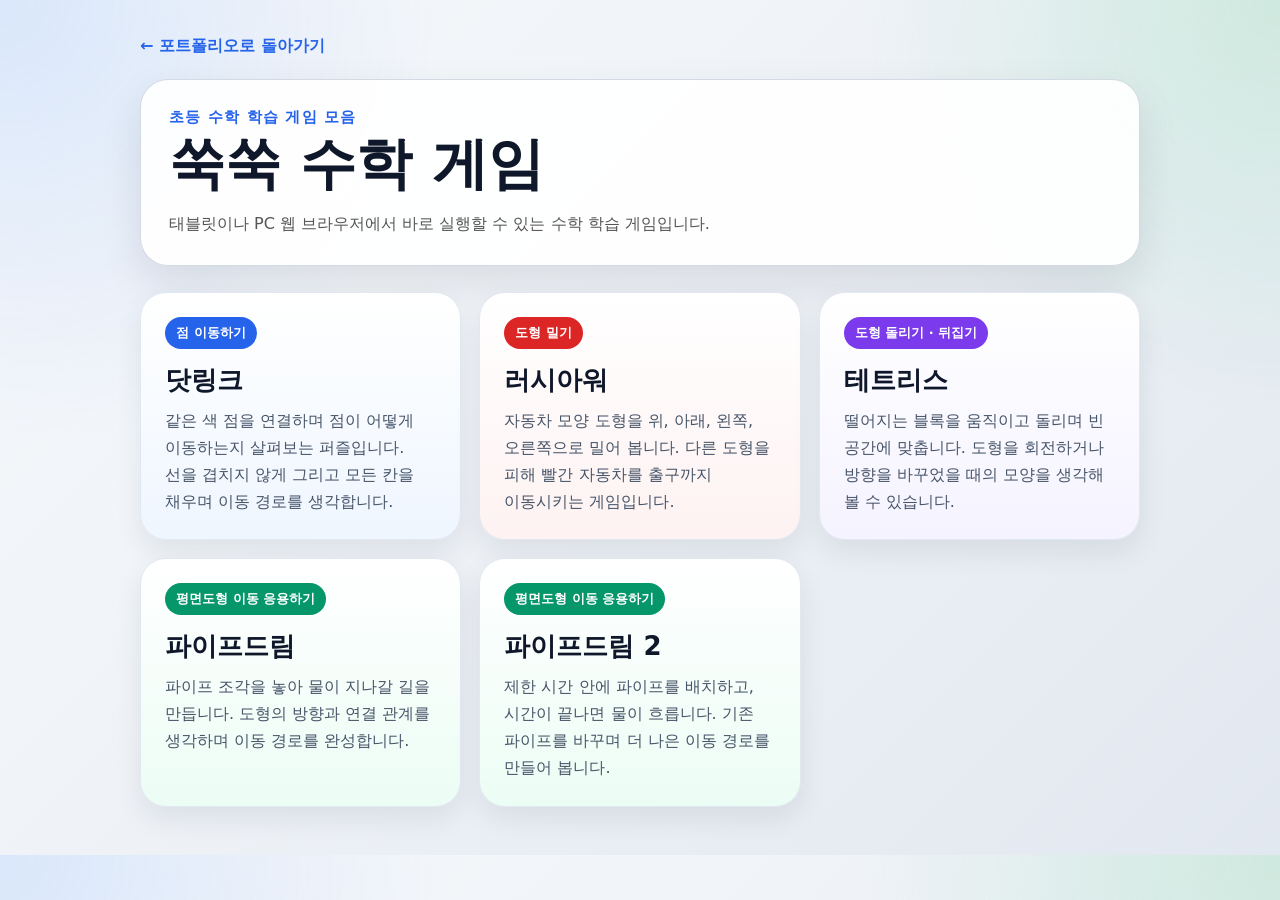
<file: index.html>
<!DOCTYPE html>
<html lang="ko">
<head>
  <meta charset="UTF-8">
  <meta name="viewport" content="width=device-width, initial-scale=1.0">
  <title>쑥쑥 수학 게임</title>
  <link rel="stylesheet" href="./style.css">
</head>
<body>
  <main>
    <a class="back" href="../">← 포트폴리오로 돌아가기</a>

    <section class="hero">
      <p class="eyebrow">초등 수학 학습 게임 모음</p>
      <h1>쑥쑥 수학 게임</h1>
      <p class="lead"> 태블릿이나 PC 웹 브라우저에서 바로 실행할 수 있는 수학 학습 게임입니다.</p>
    </section>

    <section class="grid">
      <a class="card dot-link" href="./dot_link/">
        <span class="tag">점 이동하기</span>
        <h2>닷링크</h2>
        <p>
          같은 색 점을 연결하며 점이 어떻게 이동하는지 살펴보는 퍼즐입니다.
          선을 겹치지 않게 그리고 모든 칸을 채우며 이동 경로를 생각합니다.
        </p>
      </a>

      <a class="card rushhour" href="./rushhour/">
        <span class="tag">도형 밀기</span>
        <h2>러시아워</h2>
        <p>
          자동차 모양 도형을 위, 아래, 왼쪽, 오른쪽으로 밀어 봅니다.
          다른 도형을 피해 빨간 자동차를 출구까지 이동시키는 게임입니다.
        </p>
      </a>

      <a class="card tetris" href="./tetris_for_tablet/">
        <span class="tag">도형 돌리기 · 뒤집기</span>
        <h2>테트리스</h2>
        <p>
          떨어지는 블록을 움직이고 돌리며 빈 공간에 맞춥니다.
          도형을 회전하거나 방향을 바꾸었을 때의 모양을 생각해 볼 수 있습니다.
        </p>
      </a>

      <a class="card pipe" href="./pipe_dream/">
        <span class="tag">평면도형 이동 응용하기</span>
        <h2>파이프드림</h2>
        <p>
          파이프 조각을 놓아 물이 지나갈 길을 만듭니다.
          도형의 방향과 연결 관계를 생각하며 이동 경로를 완성합니다.
        </p>
      </a>

      <a class="card pipe2" href="./pipe_dream2/">
        <span class="tag">평면도형 이동 응용하기</span>
        <h2>파이프드림 2</h2>
        <p>
          제한 시간 안에 파이프를 배치하고, 시간이 끝나면 물이 흐릅니다.
          기존 파이프를 바꾸며 더 나은 이동 경로를 만들어 봅니다.
        </p>
      </a>
    </section>

  </main>
</body>
</html>
</file>
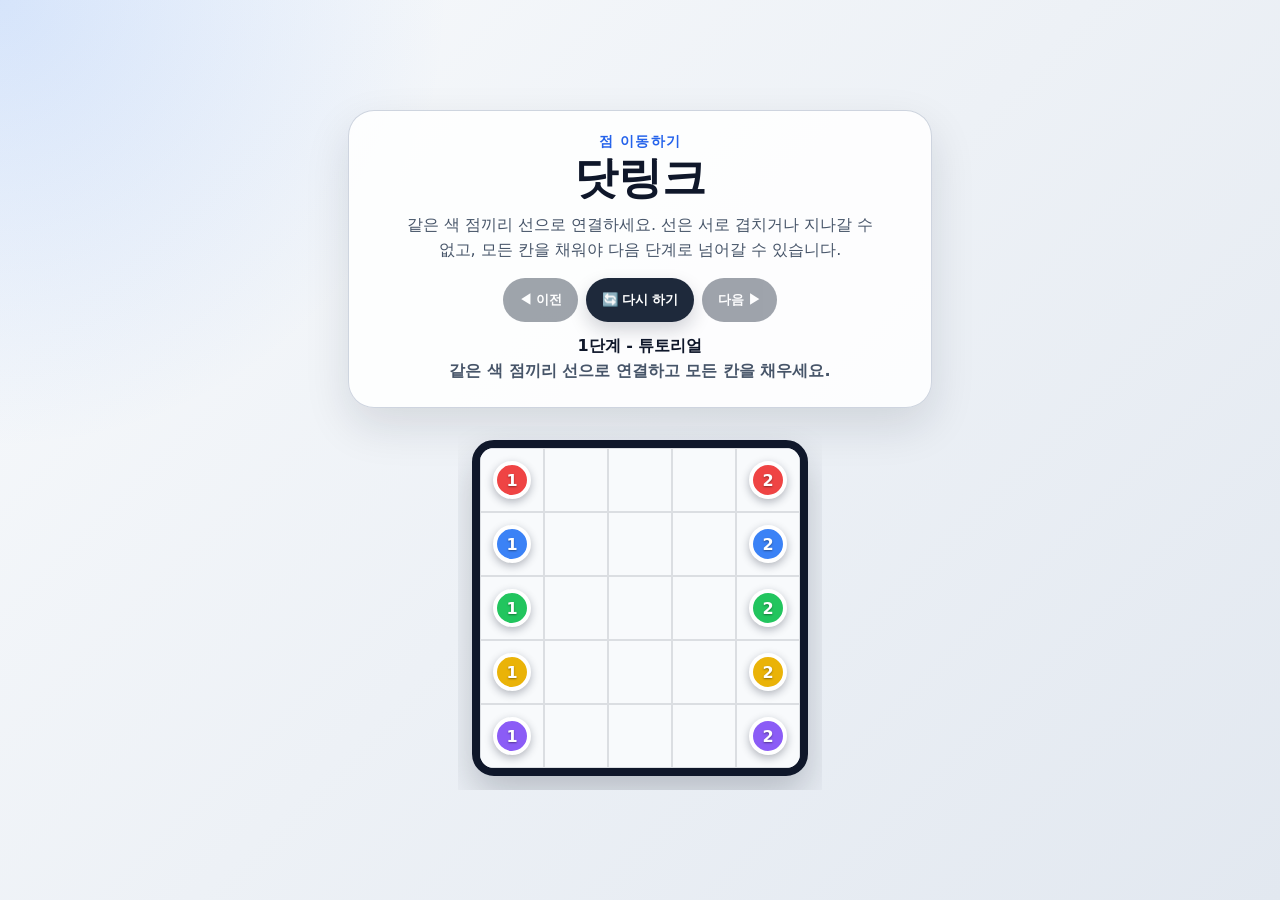
<file: dot_link/index.html>
<!DOCTYPE html>
<html lang="ko">
<head>
  <meta charset="UTF-8">
  <meta name="viewport" content="width=device-width, initial-scale=1.0">
  <title>닷링크</title>
  <link rel="stylesheet" href="style.css">
</head>
<body>
  <main class="app">
    <header class="hero">
      <p class="eyebrow">점 이동하기</p>
      <h1>닷링크</h1>
      <p class="description">
        같은 색 점끼리 선으로 연결하세요. 선은 서로 겹치거나 지나갈 수 없고,
        모든 칸을 채워야 다음 단계로 넘어갈 수 있습니다.
      </p>

      <div class="controls" aria-label="게임 조작">
        <button id="prevBtn" type="button">◀ 이전</button>
        <button id="resetBtn" type="button">🔄 다시 하기</button>
        <button id="nextBtn" type="button">다음 ▶</button>
      </div>

      <p id="levelLabel" class="level-label"></p>
      <p id="message" class="message">같은 색 점끼리 선으로 연결하고 모든 칸을 채우세요.</p>
    </header>

    <section class="board-wrap">
      <section id="board" class="board" aria-label="점 잇기 퍼즐 판"></section>
    </section>
  </main>

  <script src="game.js"></script>
</body>
</html>
</file>
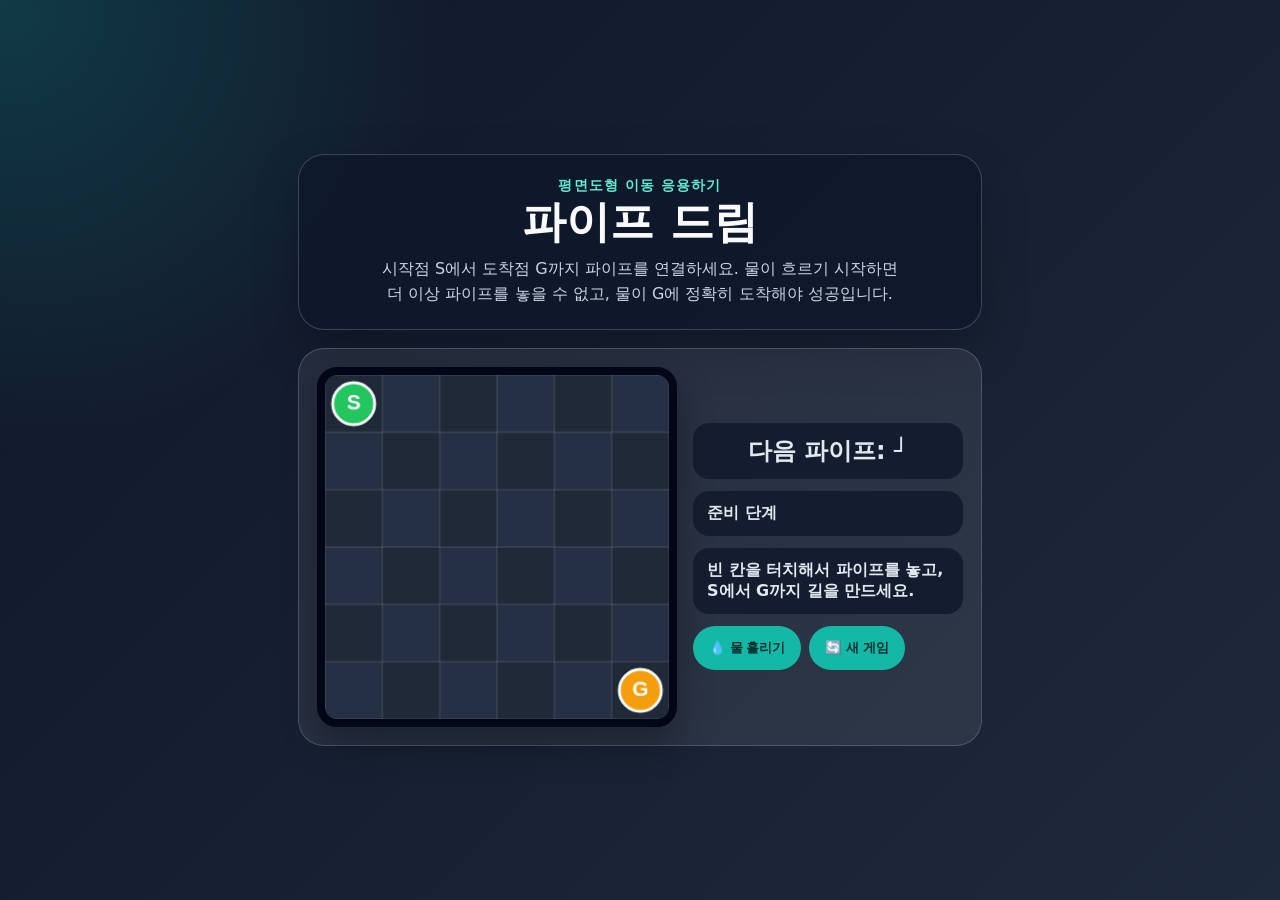
<file: pipe_dream/index.html>
<!DOCTYPE html>
<html lang="ko">
<head>
  <meta charset="UTF-8">
  <meta name="viewport" content="width=device-width, initial-scale=1.0">
  <title>파이프 드림</title>
  <link rel="stylesheet" href="pipe_dream.css">
</head>
<body>
  <main class="app">
    <header class="hero">
      <p class="eyebrow">평면도형 이동 응용하기</p>
      <h1>파이프 드림</h1>
      <p class="description">
        시작점 S에서 도착점 G까지 파이프를 연결하세요.
        물이 흐르기 시작하면 더 이상 파이프를 놓을 수 없고,
        물이 G에 정확히 도착해야 성공입니다.
      </p>
    </header>

    <section class="game-card">
      <canvas id="gameCanvas" width="360" height="360" aria-label="파이프 드림 게임 판"></canvas>

      <div class="panel">
        <div id="nextPipe" class="next-pipe"></div>
        <div id="timer" class="timer"></div>
        <div id="msg" class="message"></div>

        <div class="actions">
          <button id="startFlowBtn" type="button">💧 물 흘리기</button>
          <button id="resetBtn" type="button">🔄 새 게임</button>
        </div>
      </div>
    </section>
  </main>

  <script src="pipe_dream.js"></script>
</body>
</html>
</file>
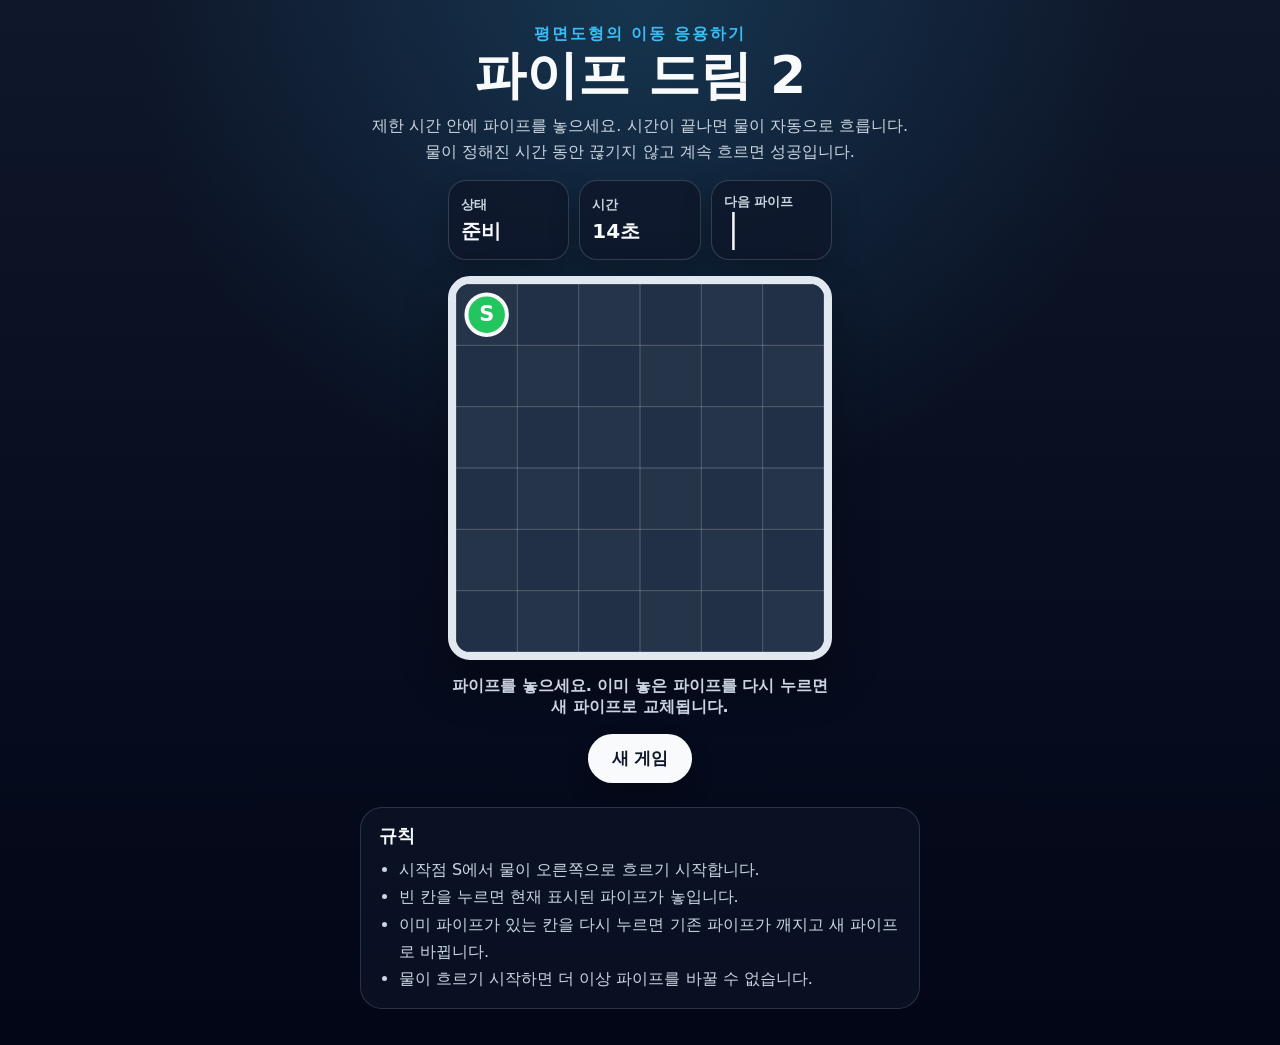
<file: pipe_dream2/index.html>
<!DOCTYPE html>
<html lang="ko">
<head>
  <meta charset="UTF-8" />
  <meta name="viewport" content="width=device-width, initial-scale=1.0" />
  <title>파이프 드림 2</title>
  <link rel="stylesheet" href="style.css" />
</head>
<body>
  <main class="app">
    <section class="hero">
      <p class="eyebrow">평면도형의 이동 응용하기</p>
      <h1>파이프 드림 2</h1>
      <p class="description">
        제한 시간 안에 파이프를 놓으세요. 시간이 끝나면 물이 자동으로 흐릅니다.
        물이 정해진 시간 동안 끊기지 않고 계속 흐르면 성공입니다.
      </p>
    </section>

    <section class="status-panel" aria-live="polite">
      <div class="status-card">
        <span class="label">상태</span>
        <strong id="phaseLabel">준비</strong>
      </div>
      <div class="status-card">
        <span class="label">시간</span>
        <strong id="timer">-</strong>
      </div>
      <div class="status-card next-card">
        <span class="label">다음 파이프</span>
        <strong id="nextPipe">-</strong>
      </div>
    </section>

    <canvas id="gameCanvas" width="384" height="384" aria-label="파이프 드림 게임판"></canvas>

    <p id="message" class="message"></p>

    <section class="controls">
      <button id="newGameBtn" type="button">새 게임</button>
    </section>

    <section class="rules">
      <h2>규칙</h2>
      <ul>
        <li>시작점 S에서 물이 오른쪽으로 흐르기 시작합니다.</li>
        <li>빈 칸을 누르면 현재 표시된 파이프가 놓입니다.</li>
        <li>이미 파이프가 있는 칸을 다시 누르면 기존 파이프가 깨지고 새 파이프로 바뀝니다.</li>
        <li>물이 흐르기 시작하면 더 이상 파이프를 바꿀 수 없습니다.</li>
      </ul>
    </section>
  </main>

  <script src="game.js"></script>
</body>
</html>
</file>
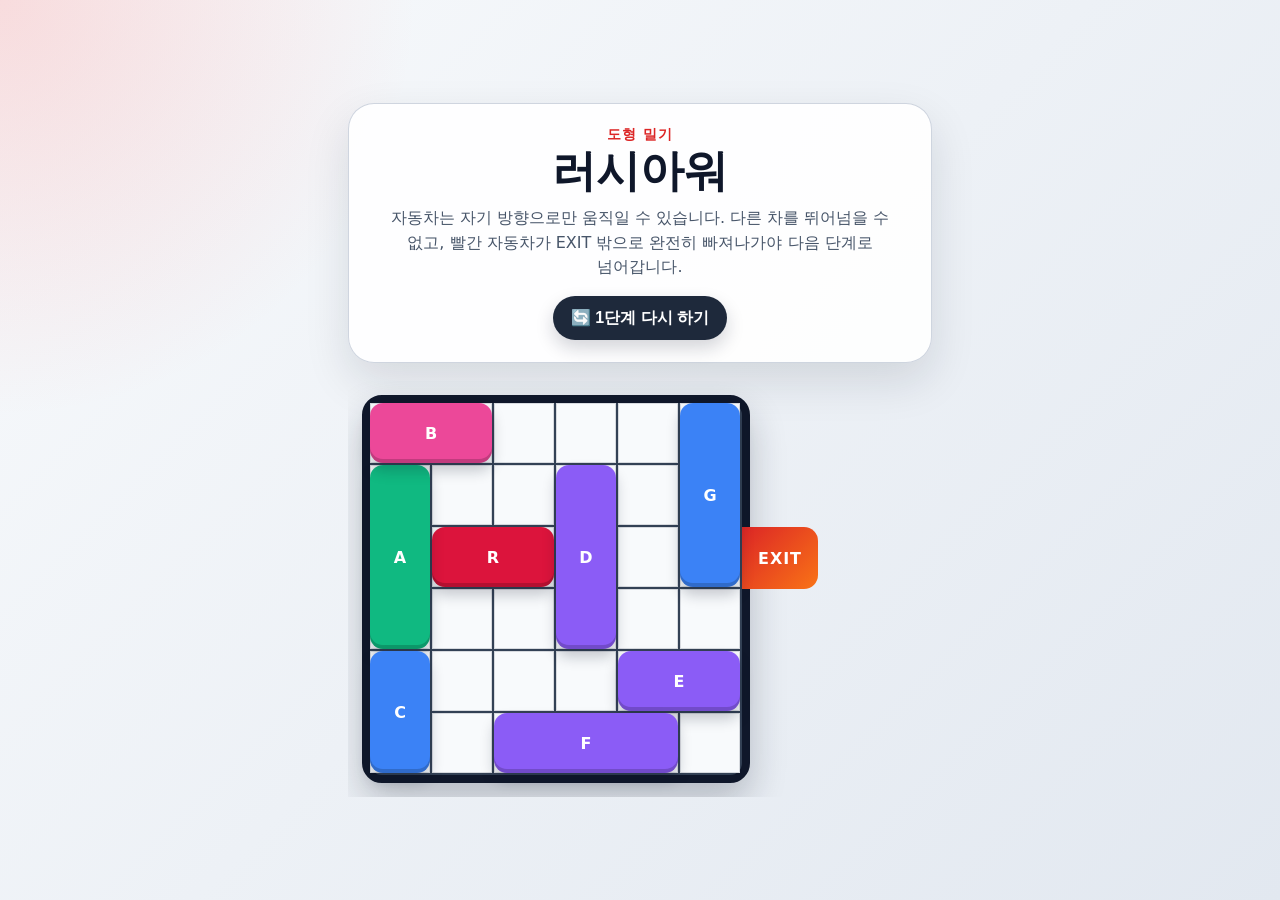
<file: rushhour/index.html>
<!DOCTYPE html>
<html lang="ko">
<head>
  <meta charset="UTF-8">
  <meta name="viewport" content="width=device-width, initial-scale=1.0">
  <title>러시아워 퍼즐</title>
  <link rel="stylesheet" href="style.css">
</head>
<body>
  <main class="app">
    <header class="hero">
      <p class="eyebrow">도형 밀기</p>
      <h1>러시아워</h1>
      <p class="description">
        자동차는 자기 방향으로만 움직일 수 있습니다. 다른 차를 뛰어넘을 수 없고,
        빨간 자동차가 EXIT 밖으로 완전히 빠져나가야 다음 단계로 넘어갑니다.
      </p>
      <button id="resetBtn" type="button">🔄 <span id="level"></span>단계 다시 하기</button>
    </header>

    <section class="board-wrap">
      <div id="board" aria-label="러시아워 퍼즐 판"></div>
    </section>
  </main>

  <script src="game.js"></script>
</body>
</html>
</file>
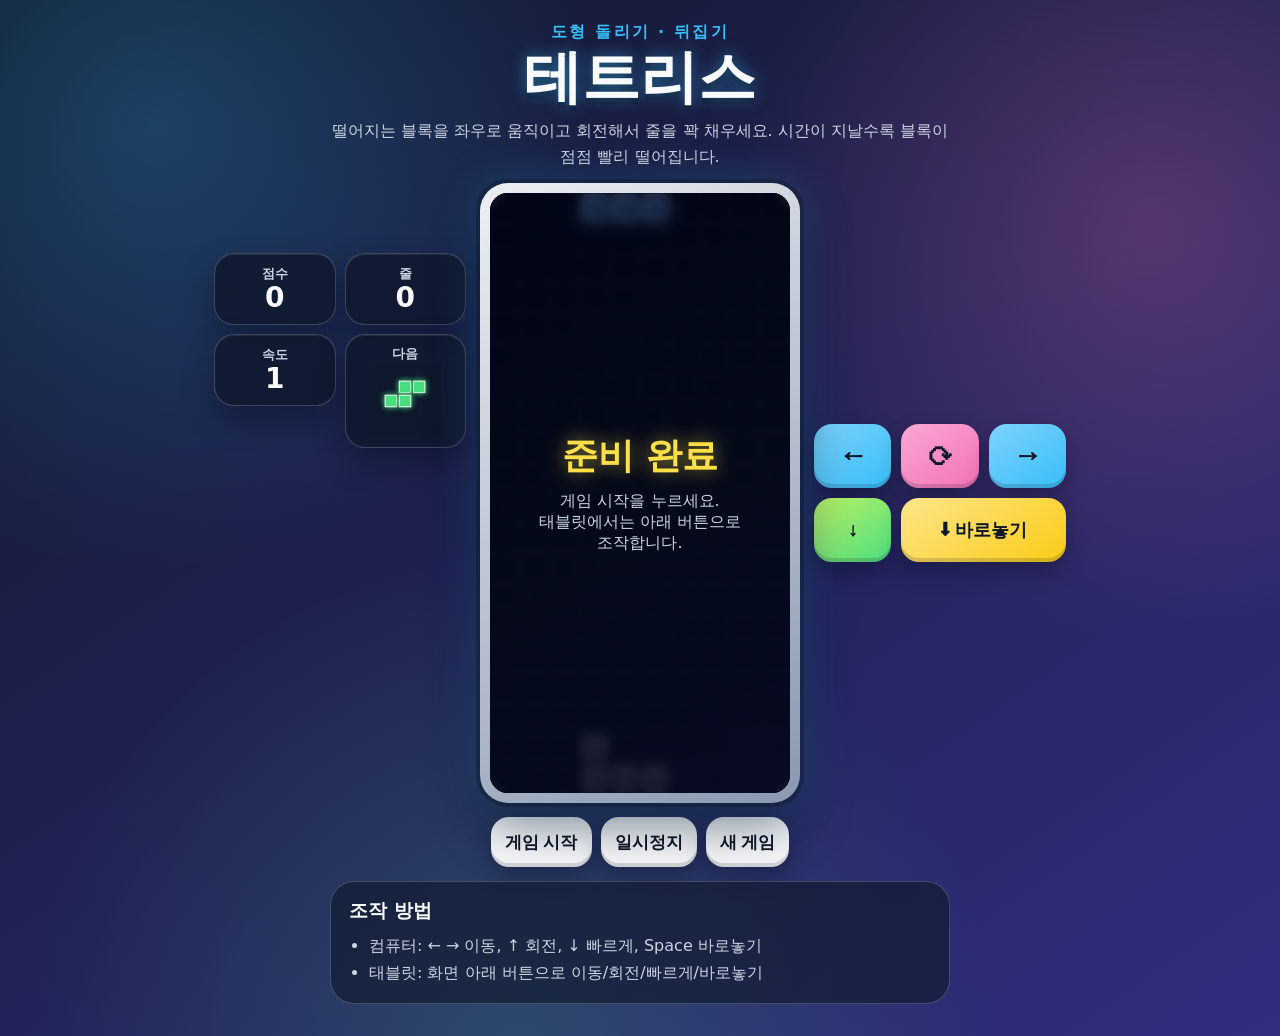
<file: tetris_for_tablet/index.html>
<!DOCTYPE html>
<html lang="ko">
<head>
  <meta charset="UTF-8" />
  <meta name="viewport" content="width=device-width, initial-scale=1.0, user-scalable=no" />
  <title>테트리스</title>
  <link rel="stylesheet" href="style.css" />
</head>
<body>
  <main class="app">
    <section class="hero">
      <p class="eyebrow">도형 돌리기 · 뒤집기</p>
      <h1>테트리스</h1>
      <p class="description">떨어지는 블록을 좌우로 움직이고 회전해서 줄을 꽉 채우세요. 시간이 지날수록 블록이 점점 빨리 떨어집니다.</p>
    </section>

    <section class="hud" aria-live="polite">
      <div class="hud-card"><span>점수</span><strong id="score">0</strong></div>
      <div class="hud-card"><span>줄</span><strong id="lines">0</strong></div>
      <div class="hud-card"><span>속도</span><strong id="level">1</strong></div>
      <div class="hud-card next-card"><span>다음</span><canvas id="nextCanvas" width="112" height="112" aria-label="다음 블록"></canvas></div>
    </section>

    <section class="game-wrap">
      <div class="board-frame">
        <canvas id="gameCanvas" width="300" height="600" aria-label="테트리스 게임판"></canvas>
        <div id="overlay" class="overlay hidden"><strong id="overlayTitle">게임 종료</strong><span id="overlayText">새 게임을 눌러 다시 시작하세요.</span></div>
      </div>
    </section>

    <section class="touch-controls" aria-label="태블릿 조작 버튼">
      <button id="leftBtn" class="control-btn move" type="button">←</button>
      <button id="rotateBtn" class="control-btn rotate" type="button">⟳</button>
      <button id="rightBtn" class="control-btn move" type="button">→</button>
      <button id="downBtn" class="control-btn down" type="button">↓</button>
      <button id="dropBtn" class="control-btn drop" type="button">⬇ 바로놓기</button>
    </section>

    <section class="actions">
      <button id="startBtn" type="button">게임 시작</button>
      <button id="pauseBtn" type="button">일시정지</button>
      <button id="newGameBtn" type="button">새 게임</button>
    </section>

    <section class="rules">
      <h2>조작 방법</h2>
      <ul>
        <li>컴퓨터: ← → 이동, ↑ 회전, ↓ 빠르게, Space 바로놓기</li>
        <li>태블릿: 화면 아래 버튼으로 이동/회전/빠르게/바로놓기</li>
      </ul>
    </section>
  </main>
  <script src="game.js"></script>
</body>
</html>
</file>
<file: style.css>
* {
    box-sizing: border-box;
  }
  
  body {
    margin: 0;
    font-family: system-ui, -apple-system, BlinkMacSystemFont, "Segoe UI", sans-serif;
    background:
      radial-gradient(circle at top left, rgba(59, 130, 246, 0.16), transparent 28rem),
      radial-gradient(circle at top right, rgba(34, 197, 94, 0.14), transparent 26rem),
      linear-gradient(135deg, #f8fafc 0%, #e2e8f0 100%);
    color: #0f172a;
  }
  
  main {
    max-width: 1040px;
    margin: 0 auto;
    padding: 36px 20px 48px;
  }
  
  .back {
    display: inline-block;
    margin-bottom: 22px;
    color: #2563eb;
    text-decoration: none;
    font-weight: 800;
  }
  
  .hero {
    margin-bottom: 26px;
    padding: 28px;
    border-radius: 28px;
    background: rgba(255, 255, 255, 0.92);
    border: 1px solid rgba(148, 163, 184, 0.4);
    box-shadow: 0 18px 42px rgba(15, 23, 42, 0.1);
  }
  
  .eyebrow {
    margin: 0 0 8px;
    color: #2563eb;
    font-size: 15px;
    font-weight: 900;
    letter-spacing: 0.08em;
  }

  .lead {
    max-width: 42rem;
    margin: 16px 0 0;
    line-height: 1.7;
    color: #555;
  }
  
  h1 {
    margin: 0;
    font-size: clamp(34px, 7vw, 56px);
    line-height: 1.05;
  }
  
  .intro {
    max-width: 720px;
    margin: 16px 0 0;
    color: #475569;
    line-height: 1.75;
    word-break: keep-all;
    font-size: 17px;
  }
  
  .grid {
    display: grid;
    grid-template-columns: repeat(auto-fit, minmax(260px, 1fr));
    gap: 18px;
  }
  
  .card {
    display: flex;
    min-height: 230px;
    padding: 24px;
    border-radius: 26px;
    background: white;
    border: 1px solid #e2e8f0;
    text-decoration: none;
    color: inherit;
    box-shadow: 0 12px 28px rgba(15, 23, 42, 0.08);
    flex-direction: column;
    justify-content: flex-start;
    transition: transform 0.16s ease, box-shadow 0.16s ease;
  }
  
  .card:hover {
    transform: translateY(-3px);
    box-shadow: 0 18px 36px rgba(15, 23, 42, 0.14);
  }
  
  .tag {
    display: inline-flex;
    align-self: flex-start;
    margin-bottom: 14px;
    padding: 7px 11px;
    border-radius: 999px;
    color: white;
    font-size: 13px;
    font-weight: 900;
  }
  
  .card h2 {
    margin: 0 0 10px;
    font-size: 26px;
  }
  
  .card p {
    margin: 0;
    color: #475569;
    line-height: 1.68;
    word-break: keep-all;
  }
  
  .dot-link .tag {
    background: #2563eb;
  }
  
  .rushhour .tag {
    background: #dc2626;
  }
  
  .tetris .tag {
    background: #7c3aed;
  }
  
  .pipe .tag,
  .pipe2 .tag {
    background: #059669;
  }
  
  .dot-link {
    background: linear-gradient(180deg, #ffffff, #eff6ff);
  }
  
  .rushhour {
    background: linear-gradient(180deg, #ffffff, #fef2f2);
  }
  
  .tetris {
    background: linear-gradient(180deg, #ffffff, #f5f3ff);
  }
  
  .pipe,
  .pipe2 {
    background: linear-gradient(180deg, #ffffff, #ecfdf5);
  }
  
  .note {
    margin-top: 24px;
    padding: 22px 24px;
    border-radius: 24px;
    background: #0f172a;
    color: white;
    box-shadow: 0 14px 32px rgba(15, 23, 42, 0.18);
  }
  
  .note h2 {
    margin: 0 0 8px;
    font-size: 22px;
  }
  
  .note p {
    margin: 0;
    color: #cbd5e1;
    line-height: 1.7;
    word-break: keep-all;
  }
  
  @media (max-width: 520px) {
    main {
      padding: 24px 14px 36px;
    }
  
    .hero {
      padding: 22px 18px;
    }
  
    .card {
      min-height: auto;
      padding: 22px;
    }
  
    .intro {
      font-size: 16px;
    }
  }
</file>
<file: dot_link/style.css>
:root {
  --cell-size: 64px;
  --grid-size: 5;
  --line-thickness: 18px;
  --dot-size: 38px;
}

* {
  box-sizing: border-box;
}

body {
  min-height: 100vh;
  margin: 0;
  display: flex;
  align-items: center;
  justify-content: center;
  background:
    radial-gradient(circle at top left, rgba(59, 130, 246, 0.18), transparent 28rem),
    linear-gradient(135deg, #f8fafc 0%, #e2e8f0 100%);
  font-family: system-ui, -apple-system, BlinkMacSystemFont, "Segoe UI", sans-serif;
  color: #0f172a;
}

.app {
  width: min(100vw, 620px);
  padding: 18px;
  display: flex;
  flex-direction: column;
  align-items: center;
  gap: 18px;
}

.hero {
  width: 100%;
  padding: 22px;
  border: 1px solid rgba(148, 163, 184, 0.45);
  border-radius: 26px;
  background: rgba(255, 255, 255, 0.86);
  box-shadow: 0 18px 45px rgba(15, 23, 42, 0.12);
  text-align: center;
}

.eyebrow {
  margin: 0 0 4px;
  color: #2563eb;
  font-size: 14px;
  font-weight: 900;
  letter-spacing: 0.08em;
}

.hero h1 {
  margin: 0;
  font-size: clamp(30px, 7vw, 44px);
  line-height: 1.05;
}

.description {
  max-width: 480px;
  margin: 12px auto 16px;
  color: #475569;
  line-height: 1.55;
  word-break: keep-all;
}

.controls {
  display: flex;
  justify-content: center;
  gap: 8px;
  flex-wrap: wrap;
}

button {
  border: 0;
  border-radius: 999px;
  padding: 11px 16px;
  font-weight: 900;
  background: #1e293b;
  color: white;
  cursor: pointer;
  min-height: 44px;
  box-shadow: 0 8px 18px rgba(15, 23, 42, 0.18);
}

button:active {
  transform: translateY(1px);
}

button:disabled {
  opacity: 0.42;
  cursor: not-allowed;
  box-shadow: none;
}

button:disabled:active {
  transform: none;
}

.level-label {
  margin: 14px 0 4px;
  font-weight: 900;
}

.message {
  min-height: 24px;
  margin: 0;
  color: #475569;
  font-weight: 650;
  word-break: keep-all;
}

.message.win {
  color: #16a34a;
  font-weight: 900;
}

.board-wrap {
  padding: 14px;
  max-width: 100%;
  overflow-x: auto;
}

.board {
  position: relative;
  box-sizing: content-box;
  width: calc(var(--grid-size) * var(--cell-size));
  height: calc(var(--grid-size) * var(--cell-size));
  background: #e2e8f0;
  border: 8px solid #0f172a;
  border-radius: 22px;
  overflow: hidden;
  touch-action: none;
  user-select: none;
  box-shadow: 0 18px 36px rgba(15, 23, 42, 0.22);
}

.cell {
  position: absolute;
  width: var(--cell-size);
  height: var(--cell-size);
  border: 1px solid rgba(15, 23, 42, 0.12);
  background: #f8fafc;
}

.path-piece {
  position: absolute;
  width: var(--cell-size);
  height: var(--cell-size);
  pointer-events: none;
  z-index: 2;
}

.path-center,
.path-segment {
  position: absolute;
  background: var(--path-color);
  border-radius: 999px;
}

.path-center {
  width: var(--line-thickness);
  height: var(--line-thickness);
  left: calc(50% - var(--line-thickness) / 2);
  top: calc(50% - var(--line-thickness) / 2);
}

.path-segment.up {
  width: var(--line-thickness);
  height: 50%;
  left: calc(50% - var(--line-thickness) / 2);
  top: 0;
}

.path-segment.down {
  width: var(--line-thickness);
  height: 50%;
  left: calc(50% - var(--line-thickness) / 2);
  bottom: 0;
}

.path-segment.left {
  width: 50%;
  height: var(--line-thickness);
  left: 0;
  top: calc(50% - var(--line-thickness) / 2);
}

.path-segment.right {
  width: 50%;
  height: var(--line-thickness);
  right: 0;
  top: calc(50% - var(--line-thickness) / 2);
}

.dot {
  position: absolute;
  transform: translate(-50%, -50%);
  width: var(--dot-size);
  height: var(--dot-size);
  border-radius: 50%;
  background: var(--dot-color);
  border: 4px solid white;
  box-shadow: 0 3px 8px rgba(15, 23, 42, 0.3);
  z-index: 4;
  display: flex;
  align-items: center;
  justify-content: center;
  color: white;
  font-weight: 900;
  text-shadow: 0 1px 2px rgba(0, 0, 0, 0.4);
}

.dot.connected {
  outline: 4px solid rgba(34, 197, 94, 0.55);
}

@media (max-width: 520px) {
  :root {
    --cell-size: 52px;
    --line-thickness: 15px;
    --dot-size: 32px;
  }

  .app {
    padding: 10px;
  }

  .hero {
    padding: 18px 14px;
  }

  .board-wrap {
    padding: 8px;
  }
}
</file>
<file: pipe_dream/pipe_dream.css>
* {
  box-sizing: border-box;
}

body {
  min-height: 100vh;
  margin: 0;
  display: flex;
  justify-content: center;
  align-items: center;
  background:
    radial-gradient(circle at top left, rgba(20, 184, 166, 0.22), transparent 28rem),
    linear-gradient(135deg, #0f172a 0%, #1e293b 100%);
  color: #f8fafc;
  font-family: system-ui, -apple-system, BlinkMacSystemFont, "Segoe UI", sans-serif;
}

.app {
  width: min(100vw, 720px);
  padding: 18px;
}

.hero {
  padding: 22px;
  border: 1px solid rgba(148, 163, 184, 0.32);
  border-radius: 26px;
  background: rgba(15, 23, 42, 0.72);
  box-shadow: 0 18px 45px rgba(0, 0, 0, 0.25);
  text-align: center;
}

.eyebrow {
  margin: 0 0 4px;
  color: #5eead4;
  font-size: 14px;
  font-weight: 900;
  letter-spacing: 0.08em;
}

h1 {
  margin: 0;
  font-size: clamp(30px, 7vw, 44px);
  line-height: 1.05;
}

.description {
  max-width: 520px;
  margin: 12px auto 0;
  color: #cbd5e1;
  line-height: 1.55;
  word-break: keep-all;
}

.game-card {
  margin-top: 18px;
  display: grid;
  grid-template-columns: auto 1fr;
  gap: 16px;
  align-items: center;
  justify-content: center;
  padding: 18px;
  border-radius: 26px;
  background: rgba(248, 250, 252, 0.08);
  border: 1px solid rgba(148, 163, 184, 0.32);
}

#gameCanvas {
  display: block;
  width: 360px;
  height: 360px;
  max-width: calc(100vw - 52px);
  background: #111827;
  border: 8px solid #020617;
  border-radius: 20px;
  touch-action: none;
  user-select: none;
  box-shadow: 0 18px 36px rgba(0, 0, 0, 0.32);
}

.panel {
  min-width: 190px;
}

.next-pipe,
.timer,
.message {
  margin-bottom: 12px;
  padding: 12px 14px;
  border-radius: 16px;
  background: rgba(15, 23, 42, 0.78);
  color: #e2e8f0;
  font-weight: 800;
  word-break: keep-all;
}

.next-pipe {
  font-size: 24px;
  text-align: center;
}

.message.success {
  color: #86efac;
}

.message.fail {
  color: #fca5a5;
}

.actions {
  display: flex;
  gap: 8px;
  flex-wrap: wrap;
}

button {
  border: 0;
  border-radius: 999px;
  padding: 11px 16px;
  min-height: 44px;
  font-weight: 900;
  background: #14b8a6;
  color: #042f2e;
  cursor: pointer;
}

button.secondary {
  background: #334155;
  color: #f8fafc;
}

button:disabled {
  opacity: 0.45;
  cursor: not-allowed;
}

@media (max-width: 680px) {
  body {
    align-items: flex-start;
  }

  .app {
    padding: 10px;
  }

  .hero,
  .game-card {
    padding: 16px 12px;
  }

  .game-card {
    grid-template-columns: 1fr;
    justify-items: center;
  }

  .panel {
    width: min(360px, 100%);
  }
}
</file>
<file: pipe_dream2/style.css>
:root {
  --cell-size: 64px;
  --board-size: 384px;
  --bg: #0f172a;
  --panel: #111827;
  --panel-soft: #1e293b;
  --text: #f8fafc;
  --muted: #cbd5e1;
  --accent: #38bdf8;
  --water: #0ea5e9;
  --danger: #fb7185;
  --success: #4ade80;
}

* {
  box-sizing: border-box;
}

body {
  min-height: 100vh;
  margin: 0;
  background:
    radial-gradient(circle at top, rgba(56, 189, 248, 0.18), transparent 32rem),
    linear-gradient(180deg, #0f172a, #020617);
  color: var(--text);
  font-family: system-ui, -apple-system, BlinkMacSystemFont, "Segoe UI", sans-serif;
}

.app {
  width: min(100%, 760px);
  margin: 0 auto;
  padding: 24px 16px 36px;
  display: flex;
  flex-direction: column;
  align-items: center;
  gap: 16px;
}

.hero {
  text-align: center;
}

.eyebrow {
  margin: 0 0 4px;
  color: var(--accent);
  font-weight: 800;
  letter-spacing: 0.12em;
  text-transform: uppercase;
}

h1 {
  margin: 0;
  font-size: clamp(32px, 8vw, 52px);
  line-height: 1;
}

.description {
  max-width: 560px;
  margin: 12px auto 0;
  color: var(--muted);
  line-height: 1.6;
  word-break: keep-all;
}

.status-panel {
  width: min(100%, var(--board-size));
  display: grid;
  grid-template-columns: repeat(3, 1fr);
  gap: 10px;
}

.status-card {
  min-height: 74px;
  padding: 12px;
  border: 1px solid rgba(148, 163, 184, 0.28);
  border-radius: 18px;
  background: rgba(15, 23, 42, 0.78);
  box-shadow: 0 10px 30px rgba(0, 0, 0, 0.24);
  display: flex;
  flex-direction: column;
  justify-content: center;
  gap: 4px;
}

.label {
  color: var(--muted);
  font-size: 13px;
  font-weight: 700;
}

.status-card strong {
  font-size: 20px;
}

.next-card strong {
  font-size: 32px;
  line-height: 1;
}

#gameCanvas {
  width: min(100%, var(--board-size));
  height: auto;
  border: 8px solid #e2e8f0;
  border-radius: 22px;
  background: #1e293b;
  box-shadow: 0 22px 44px rgba(0, 0, 0, 0.34);
  touch-action: none;
  user-select: none;
}

.message {
  width: min(100%, var(--board-size));
  min-height: 28px;
  margin: 0;
  text-align: center;
  color: var(--muted);
  font-weight: 700;
  word-break: keep-all;
}

.message.success {
  color: var(--success);
}

.message.fail {
  color: var(--danger);
}

.controls {
  display: flex;
  justify-content: center;
}

button {
  border: 0;
  border-radius: 999px;
  padding: 13px 24px;
  background: #f8fafc;
  color: #0f172a;
  font-size: 17px;
  font-weight: 900;
  cursor: pointer;
  box-shadow: 0 12px 24px rgba(0, 0, 0, 0.24);
}

button:active {
  transform: translateY(1px);
}

.rules {
  width: min(100%, 560px);
  margin-top: 8px;
  padding: 16px 18px;
  border-radius: 22px;
  background: rgba(15, 23, 42, 0.64);
  border: 1px solid rgba(148, 163, 184, 0.24);
}

.rules h2 {
  margin: 0 0 8px;
  font-size: 18px;
}

.rules ul {
  margin: 0;
  padding-left: 20px;
  color: var(--muted);
  line-height: 1.7;
}

@media (max-width: 460px) {
  :root {
    --board-size: 336px;
  }

  .status-panel {
    grid-template-columns: 1fr;
  }

  .status-card {
    min-height: 58px;
  }
}
</file>
<file: rushhour/style.css>
* {
  box-sizing: border-box;
}

html,
body {
  overscroll-behavior: none;
}

body {
  font-family: system-ui, -apple-system, BlinkMacSystemFont, "Segoe UI", sans-serif;
  display: flex;
  justify-content: center;
  align-items: center;
  min-height: 100vh;
  background:
    radial-gradient(circle at top left, rgba(248, 113, 113, 0.22), transparent 26rem),
    linear-gradient(135deg, #f8fafc 0%, #e2e8f0 100%);
  margin: 0;
  color: #0f172a;
}

.app {
  width: min(100vw, 620px);
  padding: 18px;
  display: flex;
  flex-direction: column;
  align-items: center;
  gap: 18px;
}

.hero {
  width: 100%;
  padding: 22px;
  border: 1px solid rgba(148, 163, 184, 0.45);
  border-radius: 26px;
  background: rgba(255, 255, 255, 0.9);
  box-shadow: 0 18px 45px rgba(15, 23, 42, 0.12);
  text-align: center;
}

.eyebrow {
  margin: 0 0 4px;
  color: #dc2626;
  font-size: 14px;
  font-weight: 900;
  letter-spacing: 0.08em;
}

h1 {
  margin: 0;
  font-size: clamp(30px, 7vw, 44px);
  line-height: 1.05;
}

.description {
  max-width: 500px;
  margin: 12px auto 16px;
  color: #475569;
  line-height: 1.55;
  word-break: keep-all;
}

button {
  border: 0;
  border-radius: 999px;
  padding: 11px 18px;
  min-height: 44px;
  font-size: 16px;
  font-weight: 900;
  background: #1e293b;
  color: white;
  cursor: pointer;
  box-shadow: 0 8px 18px rgba(15, 23, 42, 0.18);
}

button:active {
  transform: translateY(1px);
}

.board-wrap {
  width: 100%;
  overflow-x: auto;
  padding: 14px 120px 14px 14px;
}

#board {
  position: relative;
  box-sizing: content-box;
  width: 372px;
  height: 372px;
  background: #334155;
  touch-action: none;
  user-select: none;
  border: 8px solid #0f172a;
  border-radius: 20px;
  box-shadow: 0 18px 36px rgba(15, 23, 42, 0.24);
}

.cell {
  position: absolute;
  background: #f8fafc;
  width: 60px;
  height: 60px;
  box-sizing: border-box;
  border: 1px solid rgba(15, 23, 42, 0.14);
}

.car {
  border-radius: 13px;
  display: flex;
  justify-content: center;
  align-items: center;
  color: white;
  font-weight: 900;
  touch-action: none;
  position: absolute;
  z-index: 2;
  user-select: none;
  cursor: grab;
  box-shadow: inset 0 -4px 0 rgba(0, 0, 0, 0.18), 0 8px 14px rgba(15, 23, 42, 0.22);
}

.car:active {
  cursor: grabbing;
}

.exit {
  position: absolute;
  width: 76px;
  height: 62px;
  left: 372px;
  top: 124px;
  display: flex;
  align-items: center;
  justify-content: center;
  color: white;
  font-weight: 900;
  background: linear-gradient(135deg, #dc2626, #f97316);
  border-radius: 0 14px 14px 0;
  z-index: 1;
  letter-spacing: 0.06em;
}

@media (max-width: 520px) {
  .app {
    padding: 10px;
  }

  .hero {
    padding: 18px 14px;
  }

  .board-wrap {
    padding: 8px 120px 8px 8px;
  }
}
</file>
<file: tetris_for_tablet/style.css>
:root{--bg-a:#10172a;--bg-b:#312e81;--panel:rgba(15,23,42,.78);--panel-border:rgba(226,232,240,.22);--text:#f8fafc;--muted:#cbd5e1;--accent:#38bdf8;--yellow:#fde047;--cell:30px}*{box-sizing:border-box;-webkit-tap-highlight-color:transparent}html,body{margin:0;min-height:100%;overscroll-behavior:none}body{min-height:100vh;color:var(--text);font-family:system-ui,-apple-system,BlinkMacSystemFont,"Segoe UI",sans-serif;background:radial-gradient(circle at 12% 12%,rgba(56,189,248,.24),transparent 28rem),radial-gradient(circle at 90% 22%,rgba(244,114,182,.24),transparent 26rem),radial-gradient(circle at 40% 100%,rgba(74,222,128,.18),transparent 30rem),linear-gradient(145deg,var(--bg-a),var(--bg-b))}.app{width:min(100%,880px);margin:0 auto;padding:22px 14px 32px;display:grid;grid-template-columns:1fr;justify-items:center;gap:14px}.hero{text-align:center}.eyebrow{margin:0 0 5px;color:var(--accent);font-weight:900;letter-spacing:.14em;text-transform:uppercase}h1{margin:0;font-size:clamp(32px,8vw,58px);line-height:1;text-shadow:0 0 16px rgba(56,189,248,.55),0 6px 0 rgba(15,23,42,.55)}.description{max-width:620px;margin:12px auto 0;color:var(--muted);line-height:1.6;word-break:keep-all}.hud{width:min(100%,520px);display:grid;grid-template-columns:repeat(4,1fr);gap:9px}.hud-card{min-height:72px;padding:10px 12px;border:1px solid var(--panel-border);border-radius:20px;background:var(--panel);box-shadow:inset 0 1px 0 rgba(255,255,255,.08),0 14px 30px rgba(2,6,23,.36);display:flex;flex-direction:column;align-items:center;justify-content:center}.hud-card span{font-size:13px;color:var(--muted);font-weight:800}.hud-card strong{font-size:28px;line-height:1.05}.next-card{grid-row:span 2}#nextCanvas{width:72px;height:72px;margin-top:2px}.game-wrap{display:flex;justify-content:center}.board-frame{position:relative;padding:10px;border-radius:28px;background:linear-gradient(145deg,rgba(248,250,252,.95),rgba(148,163,184,.9));box-shadow:0 0 0 4px rgba(15,23,42,.42),0 24px 52px rgba(2,6,23,.45),0 0 46px rgba(56,189,248,.28)}#gameCanvas{display:block;width:min(78vw,300px);height:auto;border-radius:18px;background:#020617;touch-action:none;user-select:none}.overlay{position:absolute;inset:10px;border-radius:18px;background:rgba(2,6,23,.78);backdrop-filter:blur(4px);display:flex;flex-direction:column;align-items:center;justify-content:center;gap:10px;text-align:center;padding:20px;z-index:5}.overlay strong{font-size:36px;color:var(--yellow);text-shadow:0 0 20px rgba(253,224,71,.6)}.overlay span{color:var(--muted);word-break:keep-all}.hidden{display:none}.touch-controls{width:min(100%,520px);display:grid;grid-template-columns:repeat(3,1fr);gap:10px}button{border:0;border-radius:18px;min-height:50px;padding:12px 14px;color:#0f172a;background:#f8fafc;font-size:17px;font-weight:1000;cursor:pointer;box-shadow:inset 0 -4px 0 rgba(15,23,42,.16),0 10px 22px rgba(2,6,23,.3);touch-action:manipulation}button:active{transform:translateY(2px);box-shadow:inset 0 -2px 0 rgba(15,23,42,.2),0 5px 12px rgba(2,6,23,.3)}.control-btn{min-height:64px;font-size:28px}.control-btn.rotate{background:linear-gradient(145deg,#f9a8d4,#f472b6)}.control-btn.move{background:linear-gradient(145deg,#7dd3fc,#38bdf8)}.control-btn.down{font-size:18px;background:linear-gradient(145deg,#bef264,#4ade80)}.control-btn.drop{grid-column:span 2;font-size:18px;background:linear-gradient(145deg,#fde68a,#facc15)}.actions{display:flex;gap:9px;flex-wrap:wrap;justify-content:center}.rules{width:min(100%,620px);padding:16px 18px;border:1px solid var(--panel-border);border-radius:24px;background:rgba(15,23,42,.62)}.rules h2{margin:0 0 8px;font-size:19px}.rules ul{margin:0;padding-left:20px;color:var(--muted);line-height:1.7;word-break:keep-all}@media (min-width:760px){.app{grid-template-columns:1fr 320px 1fr;align-items:start}.hero{grid-column:1/-1}.hud{grid-column:1;grid-template-columns:1fr 1fr;align-self:start;margin-top:70px}.game-wrap{grid-column:2}.touch-controls{grid-column:3;align-self:center}.actions,.rules{grid-column:1/-1}}@media (max-width:430px){.hud{grid-template-columns:repeat(3,1fr)}.next-card{grid-column:1/-1;grid-row:auto;flex-direction:row;gap:14px}#nextCanvas{width:58px;height:58px}.control-btn{min-height:58px}.description{font-size:15px}}
</file>
